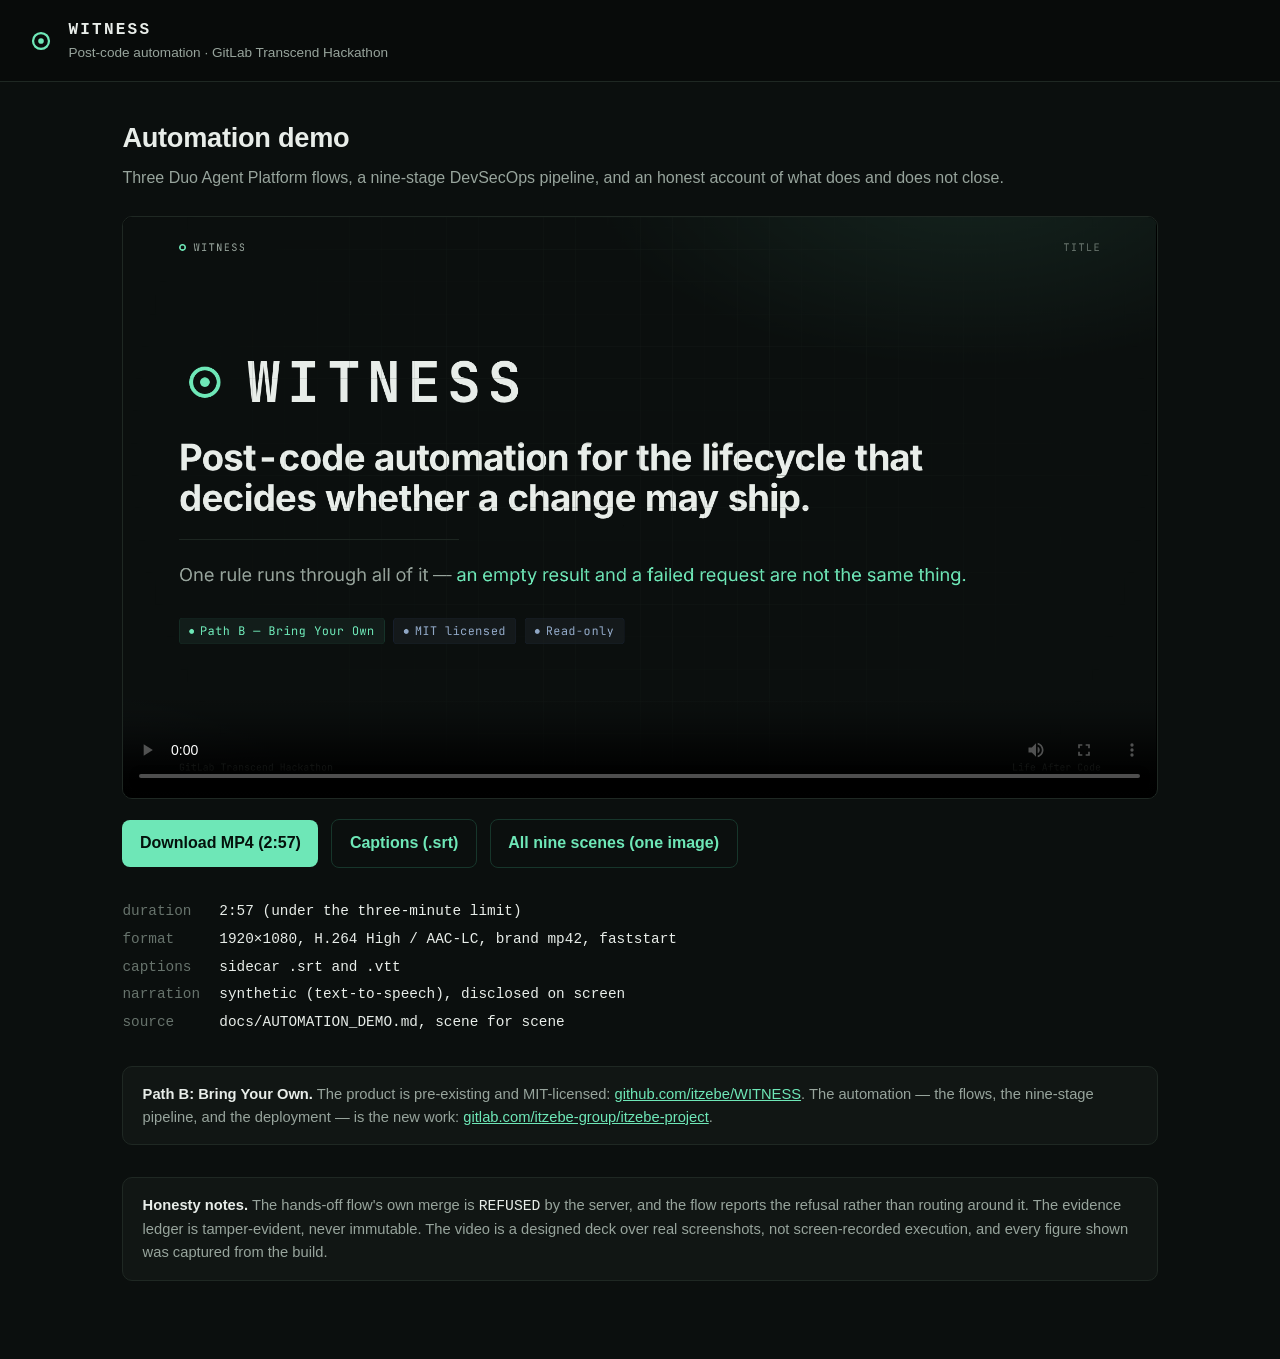
<file: index.html>
<!doctype html>
<html lang="en">
<head>
<meta charset="utf-8">
<meta name="viewport" content="width=device-width, initial-scale=1">
<title>WITNESS — automation demo video</title>
<meta name="description" content="The WITNESS post-code automation demo for the GitLab Transcend Hackathon (Life After Code). Path B: Bring Your Own.">
<style>
  :root { --bg:#0b0f0e; --raised:#111614; --ink:#e8ede9; --muted:#97a49c; --faint:#67736c; --line:#1f2823; --accent:#6ee7b7; }
  * { box-sizing:border-box; }
  body { margin:0; background:var(--bg); color:var(--ink);
    font-family:-apple-system,BlinkMacSystemFont,"Segoe UI",Inter,Roboto,Arial,sans-serif; line-height:1.55; }
  header { display:flex; align-items:center; gap:.8rem; padding:1.1rem 1.6rem; border-bottom:1px solid var(--line); background:#080b0a; }
  .mark { width:30px; height:30px; color:var(--accent); }
  .name { font-family:ui-monospace,Menlo,Consolas,monospace; font-weight:700; letter-spacing:.14em; }
  main { max-width:1080px; margin:0 auto; padding:2.2rem 1.4rem 4rem; }
  h1 { font-size:1.7rem; letter-spacing:-.01em; margin:0 0 .4rem; }
  .sub { color:var(--muted); margin:0 0 1.6rem; }
  video { width:100%; border:1px solid var(--line); border-radius:10px; background:#000; display:block; }
  .bar { display:flex; flex-wrap:wrap; gap:.8rem; align-items:center; margin-top:1.2rem; }
  a.btn { display:inline-flex; align-items:center; gap:.5rem; text-decoration:none;
    background:var(--accent); color:#04120c; font-weight:600; padding:.7rem 1.1rem; border-radius:8px; }
  a.btn.ghost { background:transparent; color:var(--accent); border:1px solid #17362b; }
  dl { display:grid; grid-template-columns:auto 1fr; gap:.35rem 1.2rem; margin:2rem 0 0;
    font-family:ui-monospace,Menlo,Consolas,monospace; font-size:.9rem; }
  dt { color:var(--faint); } dd { margin:0; color:var(--ink); }
  .note { margin-top:2rem; padding:1rem 1.2rem; border:1px solid var(--line); border-radius:10px; background:var(--raised); color:var(--muted); font-size:.92rem; }
  .note strong { color:var(--ink); }
  code { font-family:ui-monospace,Menlo,Consolas,monospace; color:var(--ink); }
  a { color:var(--accent); }
</style>
</head>
<body>
<header>
  <svg class="mark" viewBox="0 0 32 32" aria-hidden="true"><circle cx="16" cy="16" r="8.5" fill="none" stroke="currentColor" stroke-width="2.4"/><circle cx="16" cy="16" r="3" fill="currentColor"/></svg>
  <div><div class="name">WITNESS</div><div style="color:var(--muted);font-size:.85rem">Post-code automation · GitLab Transcend Hackathon</div></div>
</header>
<main>
  <h1>Automation demo</h1>
  <p class="sub">Three Duo Agent Platform flows, a nine-stage DevSecOps pipeline, and an honest account of what does and does not close.</p>
  <video controls preload="metadata" playsinline poster="poster.png">
    <source src="witness-automation-demo-youtube.mp4" type="video/mp4">
    <track kind="captions" src="witness-automation-demo.vtt" srclang="en" label="English" default>
    Your browser does not support the video tag. <a href="witness-automation-demo-youtube.mp4">Download the MP4</a>.
  </video>
  <div class="bar">
    <a class="btn" href="witness-automation-demo-youtube.mp4" download>Download MP4 (2:57)</a>
    <a class="btn ghost" href="witness-automation-demo.srt" download>Captions (.srt)</a>
    <a class="btn ghost" href="scene-index.png">All nine scenes (one image)</a>
  </div>
  <dl>
    <dt>duration</dt><dd>2:57 (under the three-minute limit)</dd>
    <dt>format</dt><dd>1920×1080, H.264 High / AAC-LC, brand mp42, faststart</dd>
    <dt>captions</dt><dd>sidecar .srt and .vtt</dd>
    <dt>narration</dt><dd>synthetic (text-to-speech), disclosed on screen</dd>
    <dt>source</dt><dd>docs/AUTOMATION_DEMO.md, scene for scene</dd>
  </dl>
  <p class="note"><strong>Path B: Bring Your Own.</strong> The product is pre-existing and MIT-licensed:
  <a href="https://github.com/itzebe/WITNESS">github.com/itzebe/WITNESS</a>. The automation — the flows,
  the nine-stage pipeline, and the deployment — is the new work:
  <a href="https://gitlab.com/itzebe-group/itzebe-project">gitlab.com/itzebe-group/itzebe-project</a>.</p>
  <p class="note"><strong>Honesty notes.</strong> The hands-off flow's own merge is <code>REFUSED</code> by
  the server, and the flow reports the refusal rather than routing around it. The evidence ledger is
  tamper-evident, never immutable. The video is a designed deck over real screenshots, not screen-recorded
  execution, and every figure shown was captured from the build.</p>
</main>
</body>
</html>
</file>
